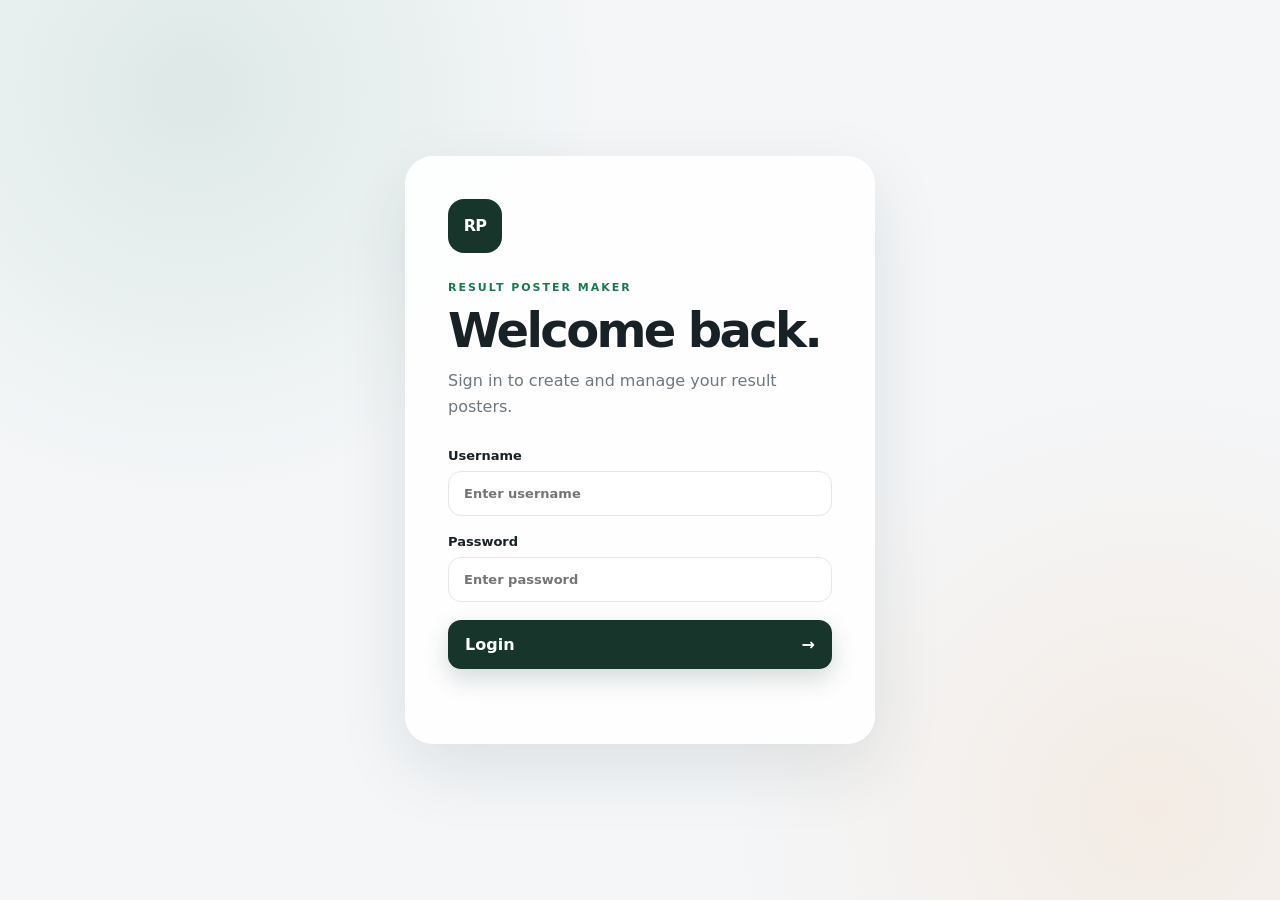
<file: index.html>
<!DOCTYPE html>
<html lang="en">
<head>
  <meta charset="UTF-8">
  <meta name="viewport" content="width=device-width, initial-scale=1.0">
  <title>Result Poster Maker — Login</title>
  <link rel="stylesheet" href="css/style.css">
</head>

<body class="auth-page">

  <main class="auth-shell">

    <section class="auth-card">

      <div class="brand-mark">RP</div>

      <span class="eyebrow">RESULT POSTER MAKER</span>

      <h1>Welcome back.</h1>

      <p class="muted">
        Sign in to create and manage your result posters.
      </p>

      <form id="loginForm" class="form-stack">

        <label>
          Username

          <input
            id="username"
            type="text"
            placeholder="Enter username"
            autocomplete="username"
            required
          >
        </label>

        <label>
          Password

          <input
            id="password"
            type="password"
            placeholder="Enter password"
            autocomplete="current-password"
            required
          >
        </label>

        <button class="primary-btn" type="submit">
          Login <span>→</span>
        </button>

        <p
          id="loginMessage"
          class="form-message"
          aria-live="polite"
        ></p>

      </form>


    </section>

  </main>

  <script src="js/auth.js"></script>

</body>
</html>
</file>
<file: css/style.css>
* {
  box-sizing: border-box;
}

:root {
  --bg: #f4f6f8;
  --card: rgba(255,255,255,.88);
  --text: #182126;
  --muted: #6d777e;
  --line: #e3e7e9;
  --accent: #18794e;
  --accent-dark: #0f5c3b;
  --shadow: 0 24px 70px rgba(21, 36, 44, .10);
}

html, body {
  margin: 0;
  min-height: 100%;
  font-family: Inter, ui-sans-serif, system-ui, -apple-system, BlinkMacSystemFont, "Segoe UI", sans-serif;
  color: var(--text);
  background: var(--bg);
}

body {
  min-height: 100vh;
}

button, input {
  font: inherit;
}

button, a {
  -webkit-tap-highlight-color: transparent;
}

a {
  color: inherit;
  text-decoration: none;
}

.auth-page {
  display: grid;
  place-items: center;
  padding: 24px;
  background:
    radial-gradient(circle at 15% 10%, rgba(24,121,78,.10), transparent 30%),
    radial-gradient(circle at 90% 90%, rgba(242,132,29,.09), transparent 30%),
    var(--bg);
}

.auth-shell {
  width: min(100%, 470px);
}

.auth-card {
  background: var(--card);
  backdrop-filter: blur(18px);
  border: 1px solid rgba(255,255,255,.8);
  border-radius: 28px;
  padding: 42px;
  box-shadow: var(--shadow);
}

.brand-mark {
  width: 54px;
  height: 54px;
  display: grid;
  place-items: center;
  border-radius: 16px;
  background: #18352b;
  color: #fff;
  font-weight: 900;
  letter-spacing: -.05em;
  margin-bottom: 28px;
}

.brand-mark.small {
  width: 36px;
  height: 36px;
  border-radius: 10px;
  font-size: 12px;
  margin: 0;
}

.eyebrow {
  display: block;
  font-size: 11px;
  font-weight: 800;
  letter-spacing: .18em;
  color: var(--accent);
}

h1, h2, p {
  margin-top: 0;
}

.auth-card h1 {
  font-size: clamp(32px, 7vw, 48px);
  letter-spacing: -.055em;
  margin: 8px 0 10px;
}

.muted {
  color: var(--muted);
  line-height: 1.65;
}

.form-stack, .editor-form {
  display: grid;
  gap: 18px;
  margin-top: 28px;
}

label {
  display: grid;
  gap: 8px;
  font-size: 13px;
  font-weight: 750;
}

input {
  width: 100%;
  border: 1px solid var(--line);
  background: #fff;
  border-radius: 13px;
  padding: 14px 15px;
  outline: none;
  color: var(--text);
  transition: .2s ease;
}

input:focus {
  border-color: rgba(24,121,78,.6);
  box-shadow: 0 0 0 4px rgba(24,121,78,.08);
}

.primary-btn, .secondary-btn, .ghost-btn, .icon-btn {
  border: 0;
  cursor: pointer;
  transition: transform .18s ease, box-shadow .18s ease, background .18s ease;
}

.primary-btn {
  display: flex;
  justify-content: space-between;
  align-items: center;
  width: 100%;
  border-radius: 13px;
  padding: 15px 17px;
  color: white;
  background: #18352b;
  font-weight: 800;
  box-shadow: 0 10px 24px rgba(24,53,43,.18);
}

.primary-btn:hover, .icon-btn:hover {
  transform: translateY(-2px);
}

.secondary-btn, .ghost-btn {
  border: 1px solid var(--line);
  background: #fff;
  color: #37434a;
  font-weight: 750;
  border-radius: 12px;
  padding: 12px 15px;
}

.ghost-btn {
  font-size: 13px;
  padding: 9px 13px;
}

.auth-note, .tip {
  margin-top: 26px;
  border-top: 1px solid var(--line);
  padding-top: 18px;
  color: var(--muted);
  font-size: 11px;
  line-height: 1.6;
}

.auth-note span {
  color: var(--accent);
}

.form-message {
  min-height: 18px;
  margin: -4px 0 0;
  font-size: 12px;
  font-weight: 700;
}

.form-message.success { color: #18794e; }
.form-message.error { color: #b02a2a; }

.topbar {
  height: 72px;
  padding: 0 5vw;
  display: flex;
  justify-content: space-between;
  align-items: center;
  border-bottom: 1px solid var(--line);
  background: rgba(255,255,255,.82);
  backdrop-filter: blur(18px);
  position: sticky;
  top: 0;
  z-index: 10;
}

.top-brand {
  display: flex;
  align-items: center;
  gap: 11px;
  font-size: 14px;
  font-weight: 850;
}

.top-actions {
  display: flex;
  gap: 8px;
}

.dashboard {
  width: min(1180px, 90vw);
  margin: 0 auto;
  padding: 64px 0 80px;
}

.page-heading {
  margin-bottom: 38px;
}

.page-heading h1 {
  font-size: clamp(34px, 5vw, 58px);
  letter-spacing: -.055em;
  margin: 8px 0;
}

.model-grid {
  display: grid;
  grid-template-columns: repeat(3, 1fr);
  gap: 20px;
}

.model-card {
  overflow: hidden;
  background: #fff;
  border: 1px solid var(--line);
  border-radius: 22px;
  box-shadow: 0 14px 40px rgba(21,36,44,.06);
}

.model-card.active {
  cursor: pointer;
}

.model-card.active:hover {
  transform: translateY(-4px);
  box-shadow: 0 22px 55px rgba(21,36,44,.12);
}

.model-card {
  transition: .2s ease;
}

.model-preview {
  height: 330px;
  background: #f0f2f2;
  position: relative;
  display: grid;
  place-items: center;
  overflow: hidden;
}

.model-preview img {
  width: 100%;
  height: 100%;
  object-fit: cover;
}

.available-badge {
  position: absolute;
  top: 14px;
  left: 14px;
  background: #fff;
  color: var(--accent);
  border: 1px solid rgba(24,121,78,.15);
  padding: 7px 10px;
  border-radius: 999px;
  font-size: 10px;
  font-weight: 850;
}

.placeholder-preview {
  height: 330px;
  display: grid;
  place-items: center;
  background: linear-gradient(135deg, #eef1f2, #e4e8e9);
  color: #aab1b5;
  font-size: 64px;
  font-weight: 900;
}

.model-card.disabled {
  opacity: .68;
}

.model-info {
  padding: 17px 18px;
  display: flex;
  align-items: center;
  justify-content: space-between;
}

.model-number {
  font-size: 9px;
  letter-spacing: .17em;
  font-weight: 850;
  color: var(--muted);
}

.model-info h2 {
  margin: 5px 0 0;
  font-size: 17px;
  letter-spacing: -.025em;
}

.icon-btn {
  width: 42px;
  height: 42px;
  border-radius: 13px;
  background: #18352b;
  color: #fff;
  font-size: 19px;
}

.locked {
  font-size: 10px;
  color: #9aa2a7;
  font-weight: 800;
  text-transform: uppercase;
  letter-spacing: .12em;
}

.editor-layout {
  width: min(1450px, 94vw);
  margin: 0 auto;
  display: grid;
  grid-template-columns: 360px 1fr;
  min-height: calc(100vh - 72px);
}

.editor-panel {
  padding: 48px 32px 60px 0;
}

.panel-heading h1 {
  margin: 6px 0 8px;
  font-size: 31px;
  letter-spacing: -.045em;
}

.panel-heading p {
  font-size: 13px;
}

.editor-form {
  margin-top: 30px;
}

.section-label {
  margin-top: 4px;
  padding-top: 20px;
  border-top: 1px solid var(--line);
  font-size: 11px;
  font-weight: 850;
  letter-spacing: .13em;
  text-transform: uppercase;
  color: var(--muted);
}

.input-title {
  display: flex;
  align-items: center;
  gap: 7px;
}

.dot {
  width: 9px;
  height: 9px;
  border-radius: 50%;
  display: inline-block;
}

.dot.green { background: #4a9b70; }
.dot.orange { background: #ee7817; }
.dot.red { background: #a52c2c; }

.button-row {
  display: grid;
  grid-template-columns: 1fr 1.5fr;
  gap: 10px;
  margin-top: 4px;
}

.button-row .primary-btn {
  justify-content: center;
  gap: 12px;
}

.tip {
  font-size: 11px;
}

.tip strong {
  color: var(--text);
}

code {
  font-size: 10px;
  background: #eef0f1;
  border-radius: 4px;
  padding: 2px 4px;
}

.preview-area {
  min-width: 0;
  padding: 38px 0 60px 38px;
  border-left: 1px solid var(--line);
}

.preview-header {
  display: flex;
  justify-content: space-between;
  align-items: end;
  margin-bottom: 18px;
}

.preview-header h2 {
  margin: 5px 0 0;
  font-size: 20px;
}

.status-dot {
  color: var(--accent);
  font-size: 11px;
  font-weight: 750;
}

.canvas-wrap {
  width: min(100%, 760px);
  margin: 0 auto;
  background: white;
  box-shadow: 0 20px 65px rgba(21,36,44,.15);
}

canvas {
  display: block;
  width: 100%;
  height: auto;
}

@media (max-width: 1000px) {
  .model-grid {
    grid-template-columns: repeat(2, 1fr);
  }

  .editor-layout {
    grid-template-columns: 320px 1fr;
  }
}

@media (max-width: 760px) {
  .topbar {
    padding: 0 18px;
  }

  .top-brand {
    font-size: 12px;
  }

  .dashboard {
    width: 92vw;
    padding-top: 42px;
  }

  .model-grid {
    grid-template-columns: 1fr;
  }

  .model-preview, .placeholder-preview {
    height: 360px;
  }

  .editor-layout {
    width: 92vw;
    display: block;
  }

  .editor-panel {
    padding: 34px 0 20px;
  }

  .preview-area {
    border-left: 0;
    border-top: 1px solid var(--line);
    padding: 30px 0 50px;
  }

  .auth-card {
    padding: 30px 24px;
  }
}
select {
  width: 100%;
  border: 1px solid var(--line);
  background: #fff;
  border-radius: 13px;
  padding: 14px 15px;
  outline: none;
  color: var(--text);
  cursor: pointer;
  transition: .2s ease;
}

select:focus {
  border-color: rgba(24, 121, 78, .6);
  box-shadow: 0 0 0 4px rgba(24, 121, 78, .08);
}

.group-select {
  margin-top: -2px;
  padding: 11px 13px;
  font-size: 12px;
}
.whatsapp-btn {
  border: none;
  border-radius: 13px;
  padding: 14px 18px;
  background: #25D366;
  color: white;
  font-weight: 700;
  cursor: pointer;
  transition: 0.2s ease;
  grid-column: 1 / -1;
  width: 100%;
}

.whatsapp-btn:hover {
  transform: translateY(-1px);
  filter: brightness(0.95);
}

.whatsapp-btn span {
  margin-left: 6px;
}
</file>
